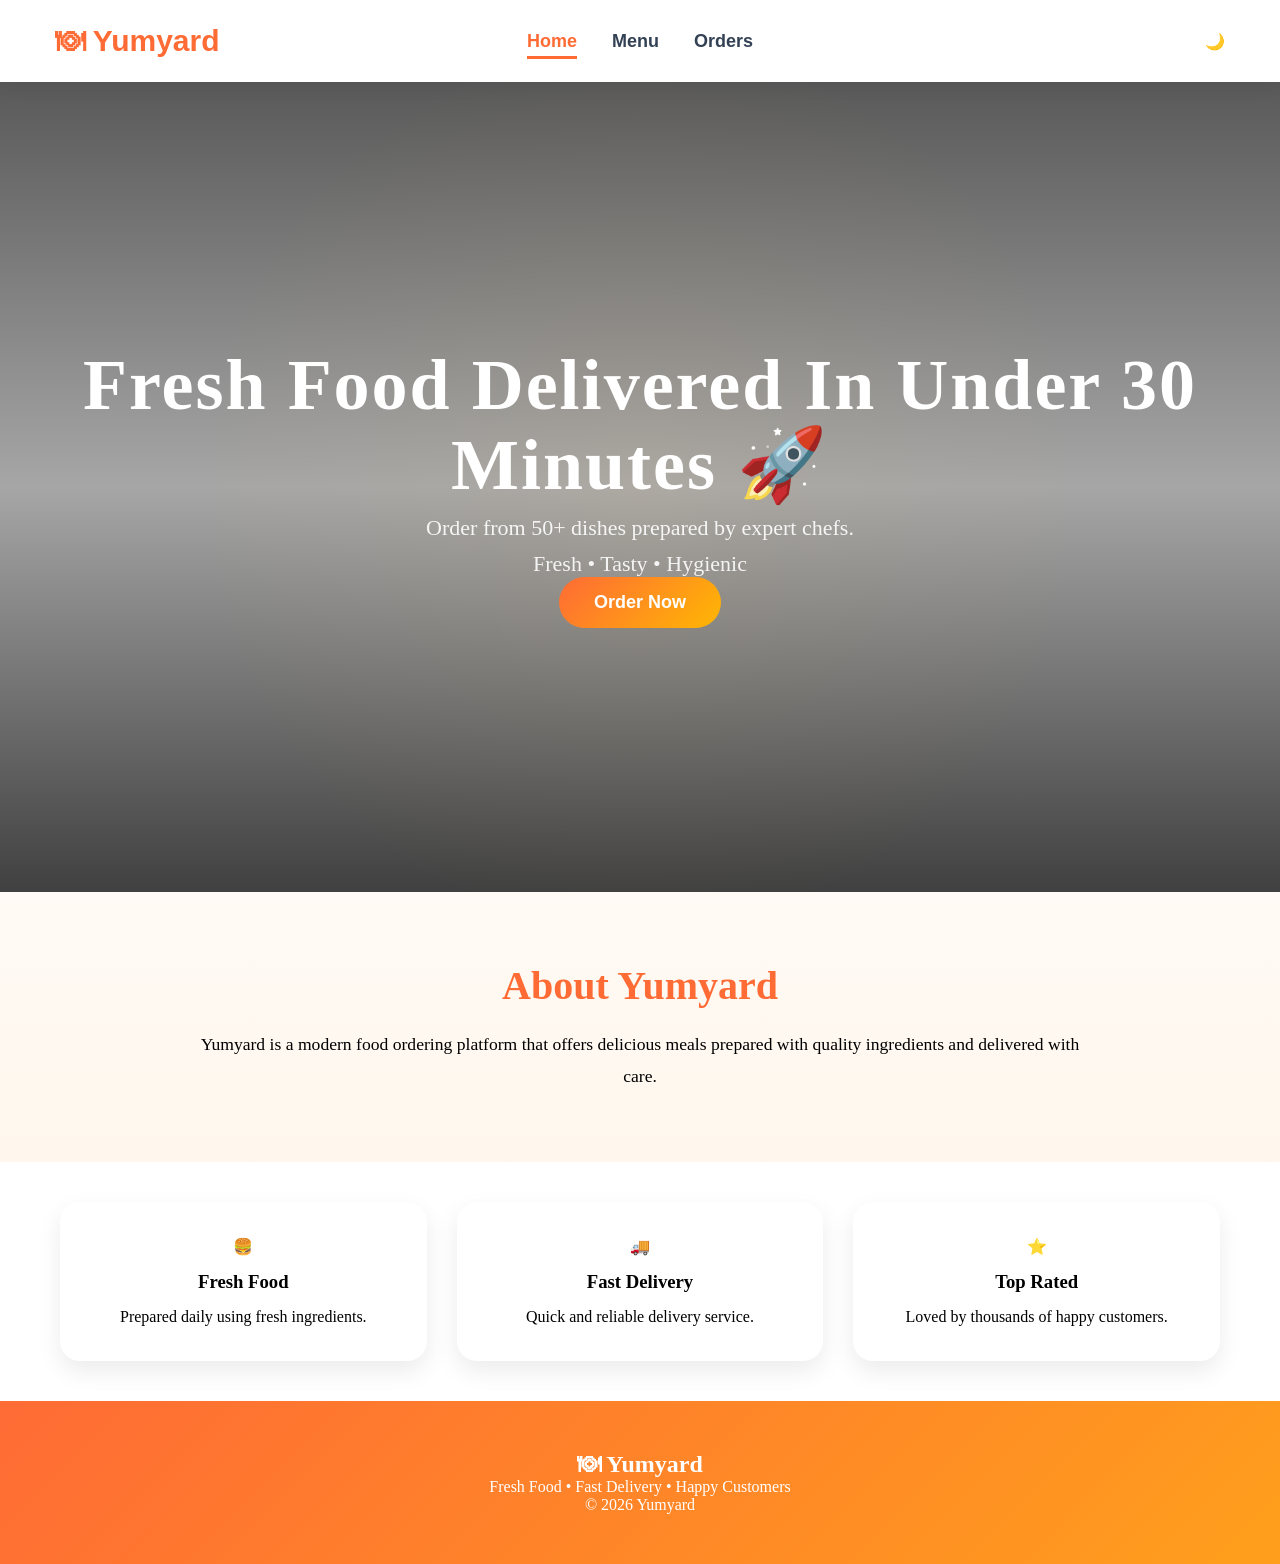
<file: index.html>
<!DOCTYPE html>
<html lang="en">
<head>
    <meta charset="UTF-8">
    <meta name="viewport" content="width=device-width, initial-scale=1.0">
    <title>Yumyard | Home</title>

    <link rel="stylesheet" href="navbarStyle.css">
    <link rel="stylesheet" href="searchbarStyle.css">
    <link rel="stylesheet" href="homeStyle.css">
</head>
<body>

    <!-- Navbar -->
   
<nav class="navbar">

    <div class="logo">🍽 Yumyard</div>

    <ul class="nav-links">
        <li><a href="index.html" class="active">Home</a></li>
        <li><a href="menu.html">Menu</a></li>
        <li><a href="history.html">Orders</a></li>
    </ul>

    <div class="menu-buttons">

   <div class="theme-switch" onclick="toggleTheme()">
    <div class="theme-slider" id="themeSlider">
        🌙
    </div>
</div>

    </div>

</nav>
    <!-- Hero Section -->
    <section class="hero">

        <div class="hero-content">

           <h1>
Fresh Food Delivered
In Under 30 Minutes 🚀
</h1>

<p>
Order from 50+ dishes prepared by expert chefs.
</p>

            <p>
                Fresh • Tasty • Hygienic
            </p>

            <a href="menu.html">
                <button class="hero-btn">
                    Order Now
                </button>
            </a>

        </div>

    </section>

    <!-- About -->
    <section class="about">

        <h2>About Yumyard</h2>

        <p>
            Yumyard is a modern food ordering platform that offers
            delicious meals prepared with quality ingredients and
            delivered with care.
        </p>

    </section>

    <!-- Features -->
    <section class="features">

        <div class="feature-card">
            🍔
            <h3>Fresh Food</h3>
            <p>Prepared daily using fresh ingredients.</p>
        </div>

        <div class="feature-card">
            🚚
            <h3>Fast Delivery</h3>
            <p>Quick and reliable delivery service.</p>
        </div>

        <div class="feature-card">
            ⭐
            <h3>Top Rated</h3>
            <p>Loved by thousands of happy customers.</p>
        </div>

    </section>

    <!-- Footer -->
   <footer>

<h2>🍽 Yumyard</h2>

<p>
Fresh Food • Fast Delivery • Happy Customers
</p>

<p>
© 2026 Yumyard
</p>

</footer>
    <script src="script.js"></script>

</body>
</html>
</file>
<file: navbarStyle.css>
/* =========================
   COMMON NAVBAR
========================= */

*{
    margin:0;
    padding:0;
    box-sizing:border-box;
}

.navbar,
.navbar *{
    font-family:Arial,sans-serif;
}

.navbar{
    display:grid;

    grid-template-columns:1fr auto 1fr;

    align-items:center;

    padding:18px 55px;

    min-height:82px;

    position:sticky;
    top:0;

    z-index:1000;

    background:#fff;

    box-shadow:0 2px 20px rgba(0,0,0,.06);
}

.dark-mode .navbar{
    background:rgba(15,23,42,.85);
}
.dark-mode .nav-links a{
    color: white;
}

/* ---------- LOGO ---------- */
.logo{
    justify-self:start;

    font-size:30px;
    font-weight:800;
    color:#ff6b35;
}

/* ---------- NAVIGATION ---------- */

.nav-links{
    display:flex;

    justify-self:center;

    gap:35px;

    list-style:none;
}

.nav-links li{
    list-style:none;
}

.nav-links a{

    text-decoration:none;

    color:#334155;

    font-size:18px;

    font-weight:700;

    padding-bottom:5px;

    transition:.3s;
}

.nav-links a:hover{
    color:#ff6b35;
}

.nav-links a.active{

    color:#ff6b35;

    border-bottom:3px solid #ff6b35;
}

.dark-mode .nav-links a{

    color:white;
}

.dark-mode .nav-links a.active{

    color:#ffb703;

    border-bottom-color:#ffb703;
}

/* ---------- RIGHT SIDE ---------- */
.menu-buttons{
    justify-self:end;

    display:flex;

    gap:12px;
}

/* works for pages without cart too */
#themeBtn{

    width:48px;
    height:48px;

    border:none;

    border-radius:50%;

    background:white;

    cursor:pointer;

    font-size:18px;

    display:flex;

    justify-content:center;

    align-items:center;

    box-shadow:0 5px 15px rgba(0,0,0,.08);

    transition:.3s;
}

.cart-btn{

    width:48px;
    height:48px;

    border:none;

    border-radius:50%;

    background:white;

    cursor:pointer;

    font-size:18px;

    display:flex;

    justify-content:center;

    align-items:center;

    position:relative;

    box-shadow:0 5px 15px rgba(0,0,0,.08);

    transition:.3s;
}

#themeBtn:hover,
.cart-btn:hover{

    transform:translateY(-3px);
}

.dark-mode #themeBtn,
.dark-mode .cart-btn{

    background:#1e293b;

    color:white;
}
</file>
<file: searchbarStyle.css>
.search-section{
    display:flex;
    justify-content:center;
    align-items:center;
    padding:30px 20px;
}

#searchBox{

    width:70%;

    padding:18px 25px;

    border:none;

    border-radius:60px;

    font-size:16px;

    background:white;

    box-shadow:
    0 8px 25px rgba(0,0,0,.08);

    outline:none;
}

#searchBox:focus{
    box-shadow:
    0 10px 30px rgba(255,107,53,.25);
}

.dark-mode #searchBox{
    background:#1e293b;
    color:white;
}
/* ===== CATEGORY BUTTONS ===== */

.category-buttons{
    display:flex;
    justify-content:center;
    flex-wrap:wrap;
    gap:12px;
    margin:25px 0;
}

.category-buttons button{
    border:none;
    padding:12px 20px;

    border-radius:50px;

    background:white;

    color:#334155;

    font-weight:600;

    cursor:pointer;

    box-shadow:
    0 5px 15px rgba(0,0,0,.08);

    transition:.3s;
}

.category-buttons button:hover{
    transform:translateY(-3px);

    background:#ff6b35;
    color:white;
}

/* ===== VEG / NON VEG FILTER ===== */

.filters{
    display:flex;
    justify-content:center;
    gap:12px;

    margin-bottom:30px;
}

.filters button{
    border:none;

    padding:10px 24px;

    border-radius:50px;

    background:white;

    color:#334155;

    font-weight:600;

    cursor:pointer;

    box-shadow:
    0 5px 15px rgba(0,0,0,.08);

    transition:.3s;
}

.filters button:hover{
    background:#ff6b35;
    color:white;
}

/* ===== DARK MODE ===== */

.dark-mode .category-buttons button,
.dark-mode .filters button{
    background:#1e293b;
    color:white;
}

.dark-mode .category-buttons button:hover,
.dark-mode .filters button:hover{
    background:#ff6b35;
}
</file>
<file: homeStyle.css>
/* HERO */
*{
    margin:0;
    padding:0;
    box-sizing:border-box;
}

.hero {
    height: 90vh;
    position: relative;
    overflow: hidden;

    display: flex;
    justify-content: center;
    align-items: center;
    text-align: center;

    color: #fff;

    background: url("https://t3.ftcdn.net/jpg/03/50/31/20/360_F_350312048_JEZzQ924XlGTsojotcbMdZFPq4EdMYvW.jpg") center/cover no-repeat;
}

/* Premium layered overlay */
.hero::before {
    content: "";
    position: absolute;
    inset: 0;
    background: linear-gradient(
        to bottom,
        rgba(0, 0, 0, 0.65),
        rgba(0, 0, 0, 0.35),
        rgba(0, 0, 0, 0.75)
    );
    z-index: 1;
}

/* subtle luxury glow */
.hero::after {
    content: "";
    position: absolute;
    inset: 0;
    background: radial-gradient(
        circle at center,
        rgba(255, 200, 120, 0.08),
        transparent 60%
    );
    z-index: 2;
}

/* content layer */
.hero > * {
    position: relative;
    z-index: 3;
}

/* optional premium text feel */
.hero h1 {
    font-size: clamp(2.5rem, 5vw, 4rem);
    letter-spacing: 2px;
    font-weight: 700;
}

.hero p {
    font-size: 1.1rem;
    opacity: 0.9;
    max-width: 600px;
    margin: 10px auto 0;
}

/* subtle zoom effect */
.hero {
    animation: heroZoom 12s ease-in-out infinite alternate;
}

@keyframes heroZoom {
    from {
        background-size: 100%;
    }
    to {
        background-size: 110%;
    }
}
.hero-content h1{
    font-size:72px;
    font-weight:800;
    line-height:1.1;
}

.hero-content p{
    font-size:22px;
    opacity:.9;
}


.hero-btn{
    border:none;

    padding:15px 35px;

    border-radius:50px;

    background:
    linear-gradient(
        135deg,
        #ff6b35,
        #ffb703
    );

    color:white;

    font-size:18px;

    font-weight:700;

    cursor:pointer;

    transition:.3s;
}

.hero-btn:hover{
    transform:translateY(-3px);
}
/* =========================
   ABOUT SECTION
========================= */

.about{

    padding:70px 30px;

    text-align:center;

    background:
    linear-gradient(
        180deg,
        #fffaf5,
        #fff7ed
    );
}

.about h2{

    font-size:2.5rem;

    color:#ff6b35;

    margin-bottom:20px;
}

.about p{

    font-size:1.1rem;

    line-height:1.8;

    max-width:900px;

    margin:auto;
}

/* =========================
   FEATURES SECTION
========================= */

.features{
    display:grid;

    grid-template-columns:
    repeat(auto-fit,minmax(280px,1fr));

    gap:30px;

    padding:40px 60px;

    width:100%;
}

.feature-card{

    background:white;

    padding:35px;

    border-radius:20px;

    text-align:center;

    box-shadow:
    0 10px 25px rgba(0,0,0,.08);

    transition:.3s ease;
}

.feature-card:hover{

    transform:translateY(-10px);

    box-shadow:
    0 20px 40px rgba(255,107,53,.15);
}

.feature-card h3{

    margin:15px 0;
}

/* =========================
   DARK MODE
========================= */

.dark-mode .about{

    background:
    linear-gradient(
        135deg,
        #0f172a,
        #1e293b
    );

    color:white;
}

.dark-mode .about h2{

    color:#ffb703;
}

.dark-mode .features{

    background:
    linear-gradient(
        135deg,
        #0f172a,
        #1e293b
    );
}

.dark-mode .feature-card{

    background:#1e293b;

    color:white;

    box-shadow:
    0 10px 30px rgba(0,0,0,.35);
}

/* =========================
   FOOTER
========================= */

footer{

    background:linear-gradient(
    135deg,
    #ff6b35,
    #ff9f1c
);

    color:white;

    text-align:center;

    padding:50px 20px;
}
</file>
